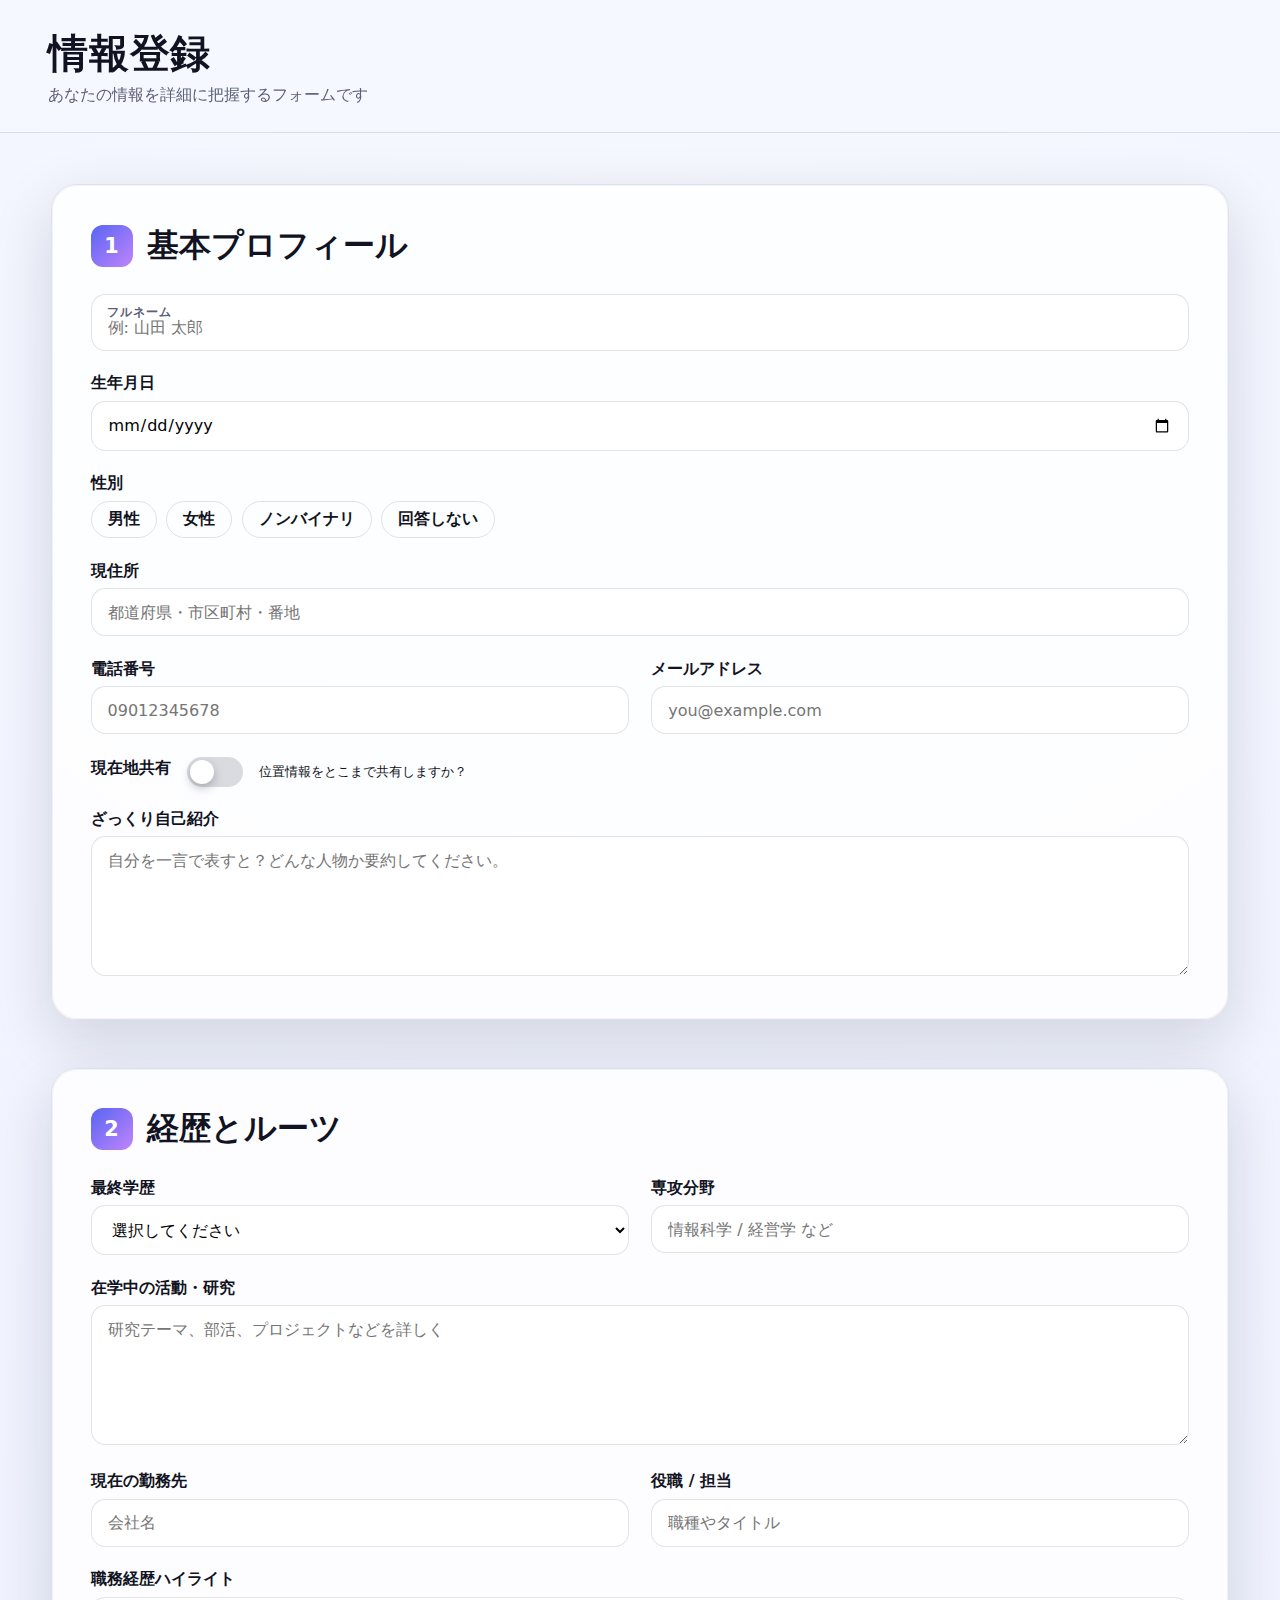
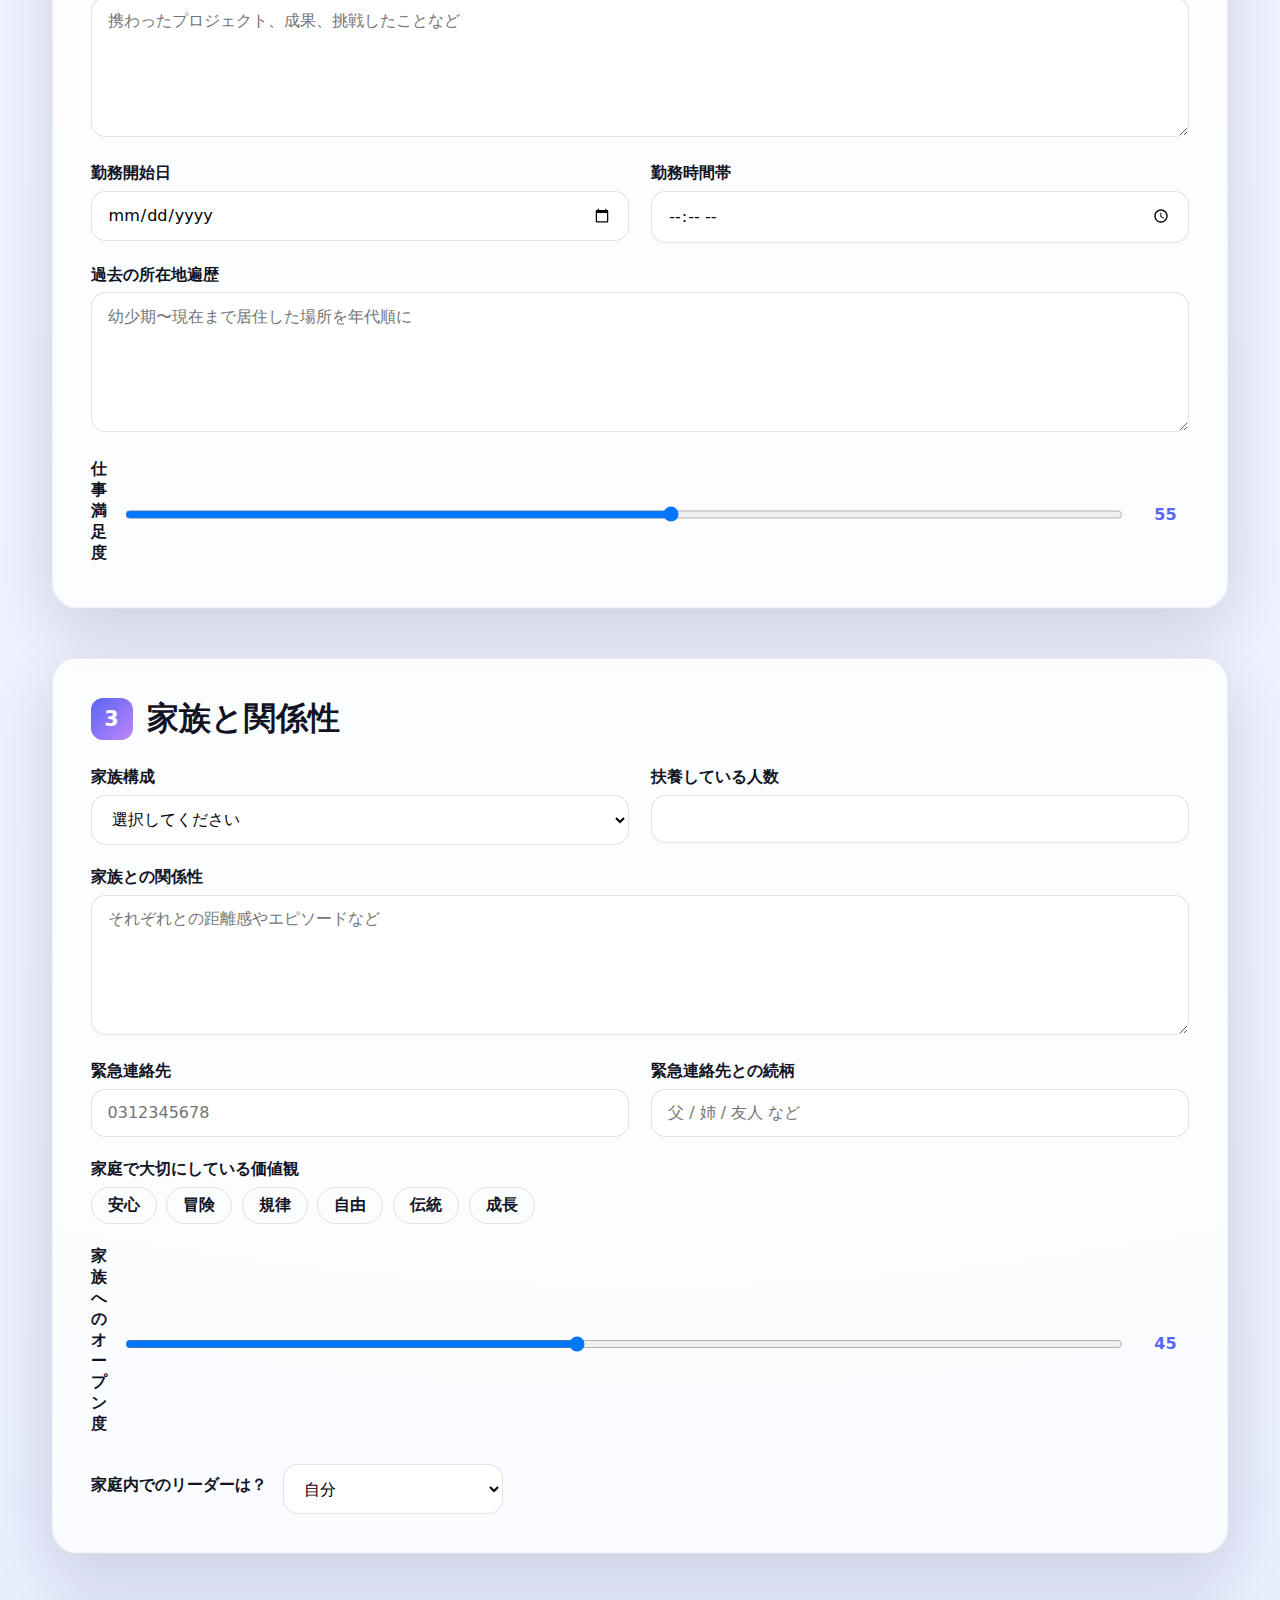
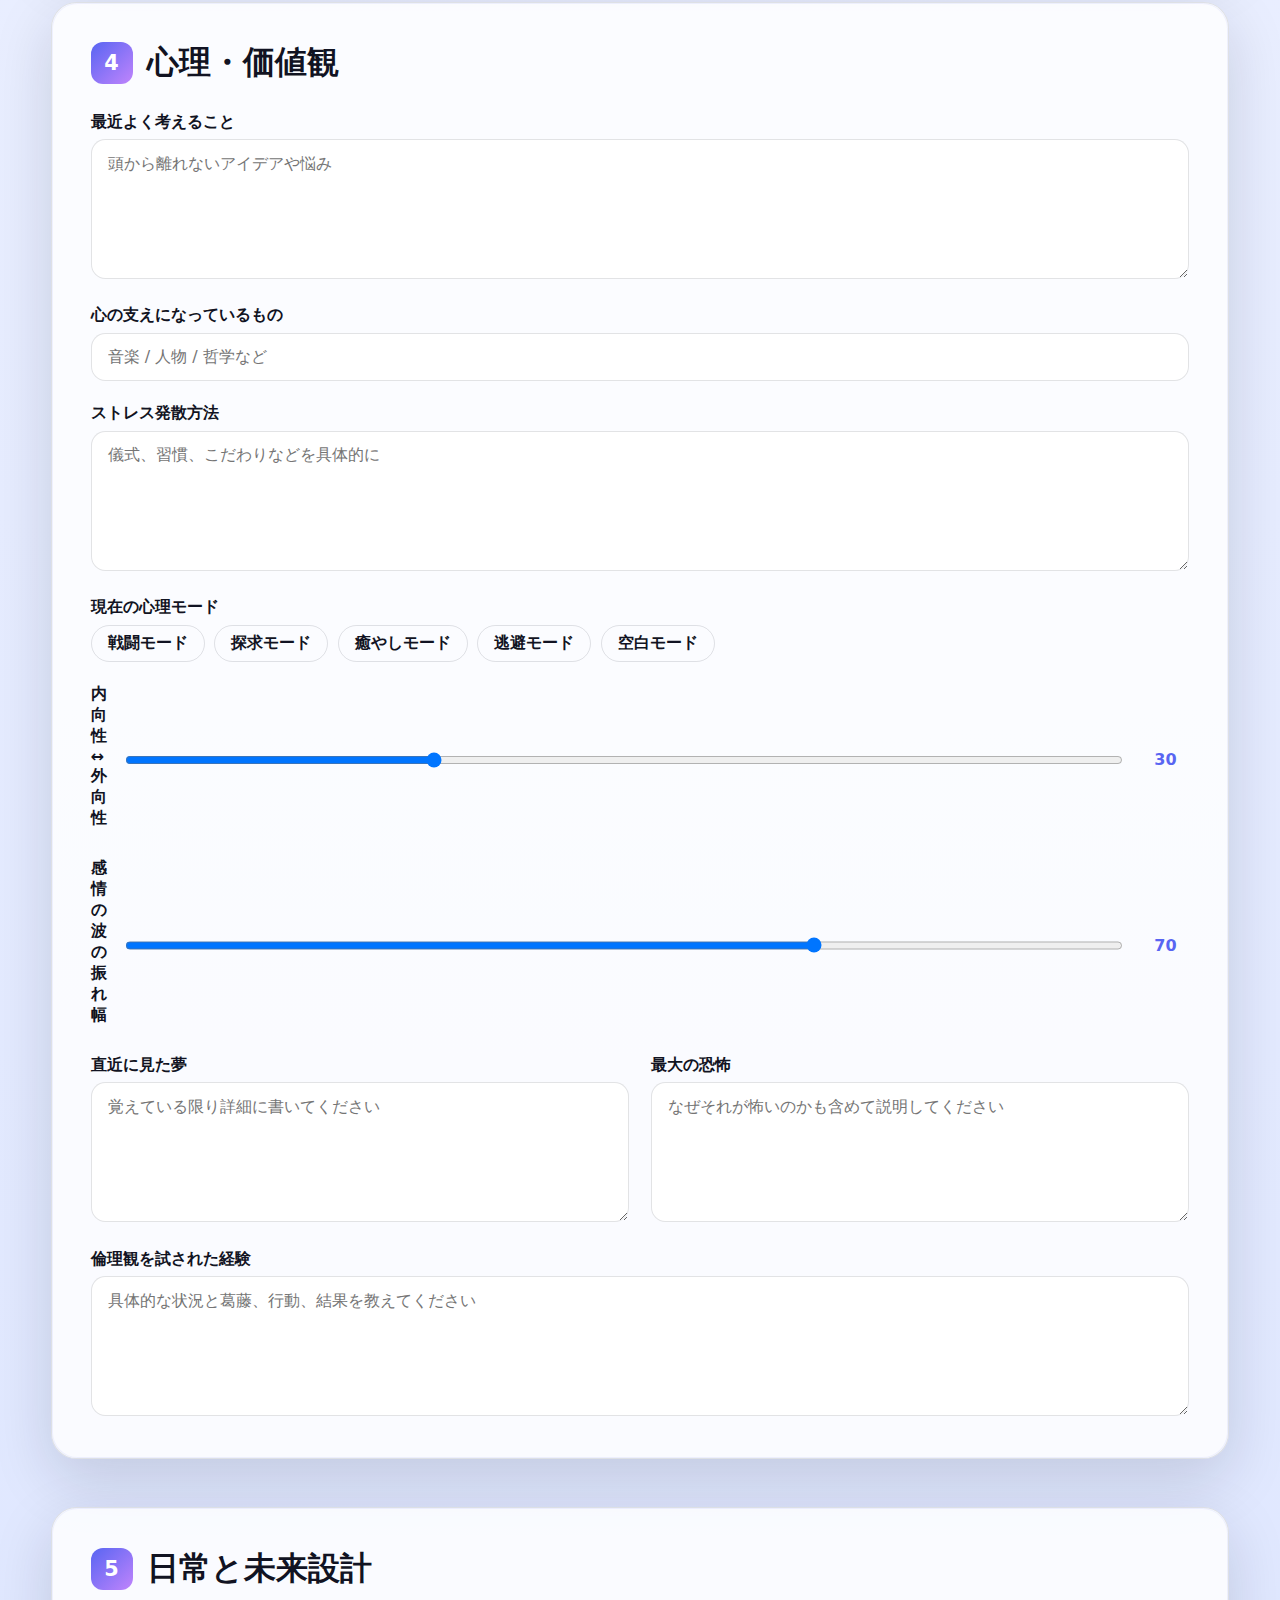
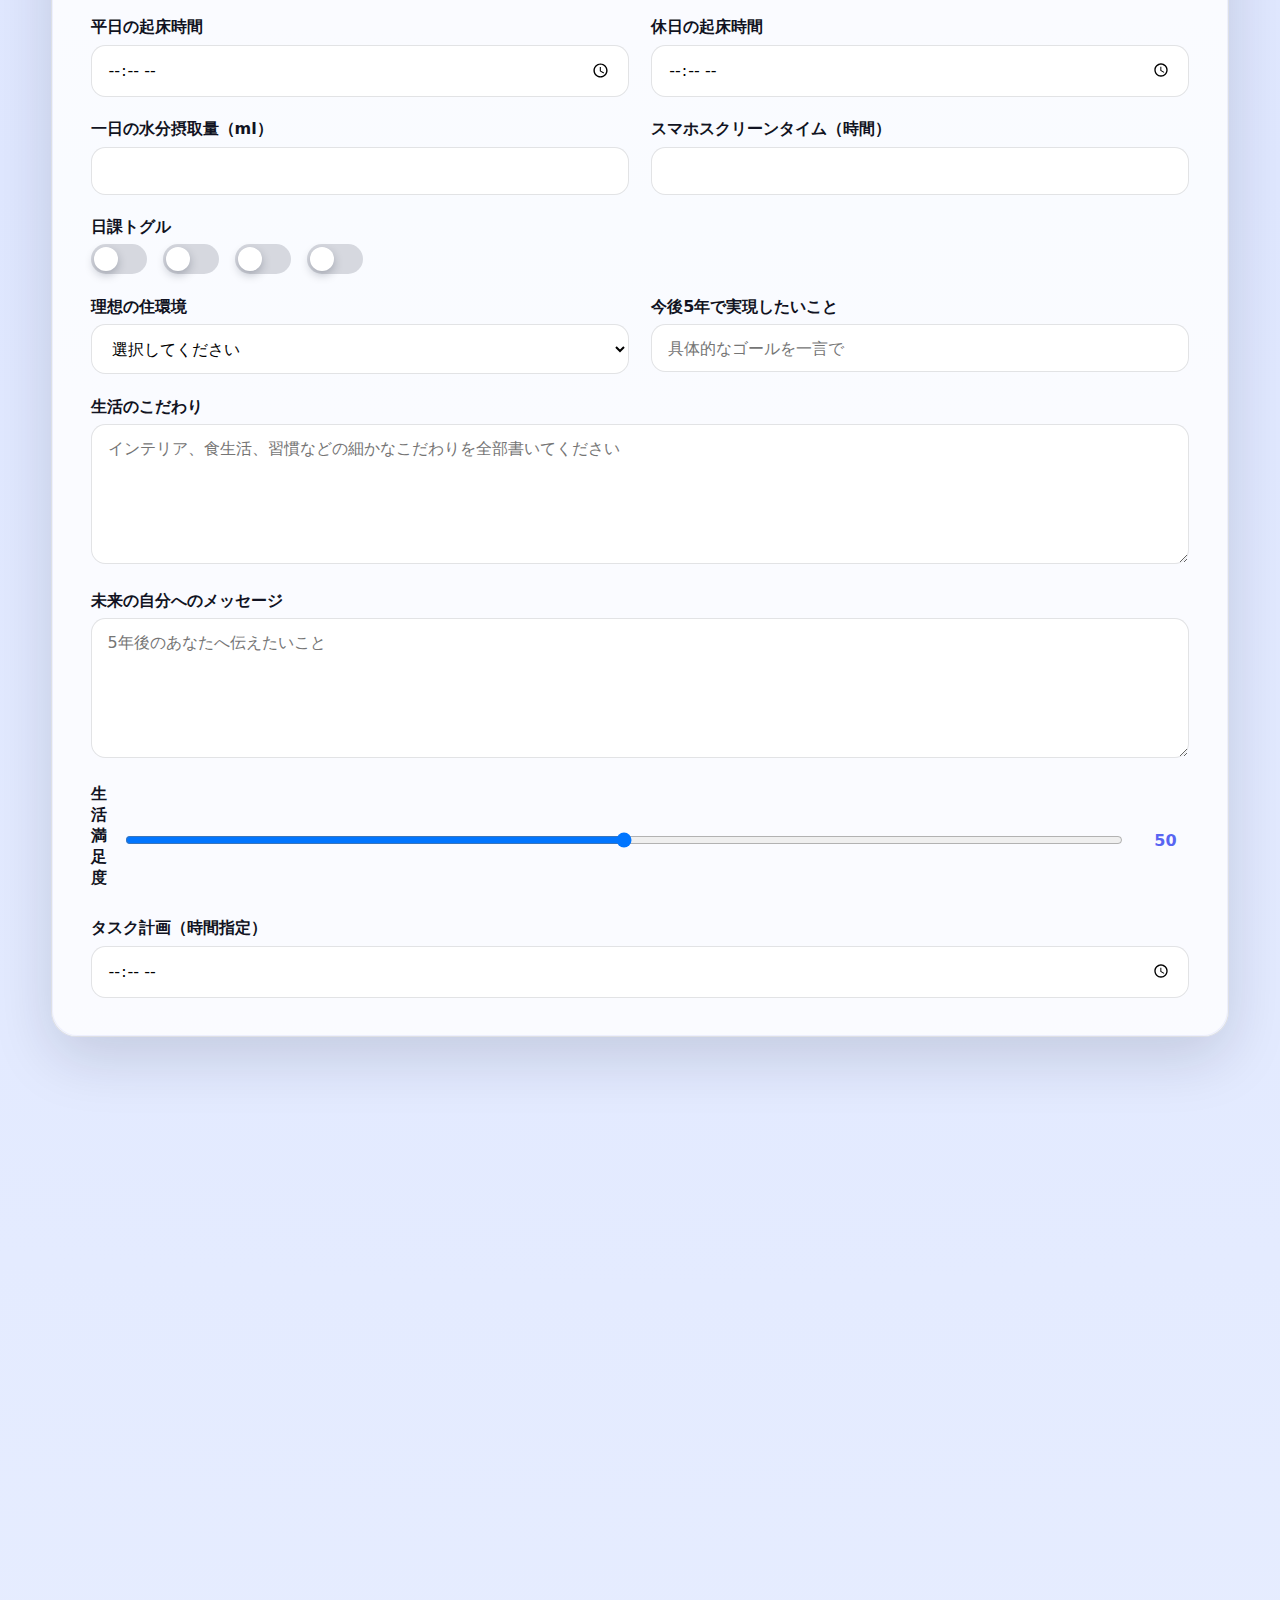
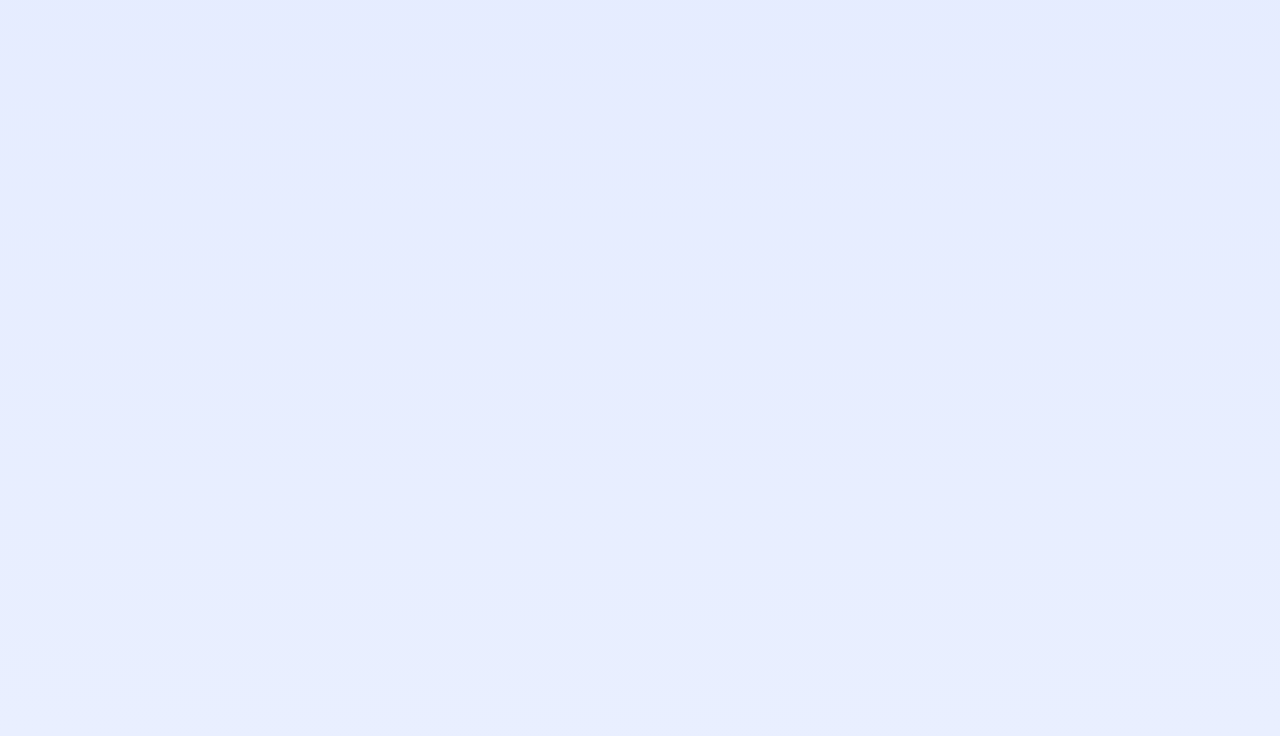
<file: index.html>
<!DOCTYPE html>
<html lang="ja">
  <head>
    <meta charset="UTF-8" />
    <meta name="viewport" content="width=device-width, initial-scale=1" />
    <title>情報登録</title>
    <link rel="stylesheet" href="./styles.css" />
  </head>
  <body>
    <header>
      <h1>情報登録</h1>
      <p>あなたの情報を詳細に把握するフォームです</p>
    </header>
    <main>
      <section id="identity">
        <h2><span>1</span>基本プロフィール</h2>
        <div class="grid">
          <div class="floating-label">
            <span>フルネーム</span>
            <input type="text" placeholder="例: 山田 太郎" />
          </div>
          <div>
            <label>生年月日</label>
            <input type="date" />
          </div>
          <div>
            <label>性別</label>
            <div class="chips">
              <label><input type="radio" name="gender" /><span>男性</span></label>
              <label><input type="radio" name="gender" /><span>女性</span></label>
              <label><input type="radio" name="gender" /><span>ノンバイナリ</span></label>
              <label><input type="radio" name="gender" /><span>回答しない</span></label>
            </div>
          </div>
          <div>
            <label>現住所</label>
            <input type="text" placeholder="都道府県・市区町村・番地" />
          </div>
          <div class="grid two">
            <div>
              <label>電話番号</label>
              <input type="tel" pattern="[0-9]*" inputmode="numeric" placeholder="09012345678" />
            </div>
            <div>
              <label>メールアドレス</label>
              <input type="email" placeholder="you@example.com" />
            </div>
          </div>
          <div class="inline">
            <label>現在地共有</label>
            <div class="toggle" id="locationToggle"></div>
            <small class="muted">位置情報をとこまで共有しますか？</small>
          </div>
          <div>
            <label>ざっくり自己紹介</label>
            <textarea placeholder="自分を一言で表すと？どんな人物か要約してください。"></textarea>
          </div>
        </div>
      </section>

      <section id="history">
        <h2><span>2</span>経歴とルーツ</h2>
        <div class="grid">
          <div class="grid two">
            <div>
              <label>最終学歴</label>
              <select>
                <option>選択してください</option>
                <option>高校卒業</option>
                <option>専門/短大卒</option>
                <option>大学卒</option>
                <option>大学院卒</option>
                <option>その他</option>
              </select>
            </div>
            <div>
              <label>専攻分野</label>
              <input type="text" placeholder="情報科学 / 経営学 など" />
            </div>
          </div>
          <div>
            <label>在学中の活動・研究</label>
            <textarea placeholder="研究テーマ、部活、プロジェクトなどを詳しく"></textarea>
          </div>
          <div class="grid two">
            <div>
              <label>現在の勤務先</label>
              <input type="text" placeholder="会社名" />
            </div>
            <div>
              <label>役職 / 担当</label>
              <input type="text" placeholder="職種やタイトル" />
            </div>
          </div>
          <div>
            <label>職務経歴ハイライト</label>
            <textarea placeholder="携わったプロジェクト、成果、挑戦したことなど"></textarea>
          </div>
          <div class="grid two">
            <div>
              <label>勤務開始日</label>
              <input type="date" />
            </div>
            <div>
              <label>勤務時間帯</label>
              <input type="time" />
            </div>
          </div>
          <div>
            <label>過去の所在地遍歴</label>
            <textarea placeholder="幼少期〜現在まで居住した場所を年代順に"></textarea>
          </div>
          <div class="range-group">
            <label style="flex: 1">仕事満足度</label>
            <input type="range" min="0" max="100" value="55" id="jobRange" />
            <output id="jobRangeValue">55</output>
          </div>
        </div>
      </section>

      <section id="family">
        <h2><span>3</span>家族と関係性</h2>
        <div class="grid">
          <div class="grid two">
            <div>
              <label>家族構成</label>
              <select>
                <option>選択してください</option>
                <option>一人暮らし</option>
                <option>配偶者あり</option>
                <option>子どもあり</option>
                <option>三世代同居</option>
                <option>その他</option>
              </select>
            </div>
            <div>
              <label>扶養している人数</label>
              <input type="number" min="0" max="20" />
            </div>
          </div>
          <div>
            <label>家族との関係性</label>
            <textarea placeholder="それぞれとの距離感やエピソードなど"></textarea>
          </div>
          <div class="grid two">
            <div>
              <label>緊急連絡先</label>
              <input type="tel" pattern="[0-9]*" inputmode="numeric" placeholder="0312345678" />
            </div>
            <div>
              <label>緊急連絡先との続柄</label>
              <input type="text" placeholder="父 / 姉 / 友人 など" />
            </div>
          </div>
          <div>
            <label>家庭で大切にしている価値観</label>
            <div class="chips">
              <label><input type="checkbox" /><span>安心</span></label>
              <label><input type="checkbox" /><span>冒険</span></label>
              <label><input type="checkbox" /><span>規律</span></label>
              <label><input type="checkbox" /><span>自由</span></label>
              <label><input type="checkbox" /><span>伝統</span></label>
              <label><input type="checkbox" /><span>成長</span></label>
            </div>
          </div>
          <div class="range-group">
            <label style="flex: 1">家族へのオープン度</label>
            <input type="range" min="0" max="100" value="45" id="familyRange" />
            <output id="familyRangeValue">45</output>
          </div>
          <div class="inline">
            <label>家庭内でのリーダーは？</label>
            <select style="max-width: 220px">
              <option>自分</option>
              <option>パートナー</option>
              <option>子ども</option>
              <option>ペット</option>
              <option>誰も決めない</option>
            </select>
          </div>
        </div>
      </section>

      <section id="psyche">
        <h2><span>4</span>心理・価値観</h2>
        <div class="grid">
          <div>
            <label>最近よく考えること</label>
            <textarea placeholder="頭から離れないアイデアや悩み"></textarea>
          </div>
          <div>
            <label>心の支えになっているもの</label>
            <input type="text" placeholder="音楽 / 人物 / 哲学など" />
          </div>
          <div>
            <label>ストレス発散方法</label>
            <textarea placeholder="儀式、習慣、こだわりなどを具体的に"></textarea>
          </div>
          <div>
            <label>現在の心理モード</label>
            <div class="chips">
              <label><input type="radio" name="mood" /><span>戦闘モード</span></label>
              <label><input type="radio" name="mood" /><span>探求モード</span></label>
              <label><input type="radio" name="mood" /><span>癒やしモード</span></label>
              <label><input type="radio" name="mood" /><span>逃避モード</span></label>
              <label><input type="radio" name="mood" /><span>空白モード</span></label>
            </div>
          </div>
          <div class="range-group">
            <label style="flex: 1">内向性 ↔ 外向性</label>
            <input type="range" min="0" max="100" value="30" id="introRange" />
            <output id="introRangeValue">30</output>
          </div>
          <div class="range-group">
            <label style="flex: 1">感情の波の振れ幅</label>
            <input type="range" min="0" max="100" value="70" id="emotionRange" />
            <output id="emotionRangeValue">70</output>
          </div>
          <div class="grid two">
            <div>
              <label>直近に見た夢</label>
              <textarea placeholder="覚えている限り詳細に書いてください"></textarea>
            </div>
            <div>
              <label>最大の恐怖</label>
              <textarea placeholder="なぜそれが怖いのかも含めて説明してください"></textarea>
            </div>
          </div>
          <div>
            <label>倫理観を試された経験</label>
            <textarea placeholder="具体的な状況と葛藤、行動、結果を教えてください"></textarea>
          </div>
        </div>
      </section>

      <section id="lifestyle">
        <h2><span>5</span>日常と未来設計</h2>
        <div class="grid">
          <div class="grid two">
            <div>
              <label>平日の起床時間</label>
              <input type="time" />
            </div>
            <div>
              <label>休日の起床時間</label>
              <input type="time" />
            </div>
          </div>
          <div class="grid two">
            <div>
              <label>一日の水分摂取量（ml）</label>
              <input type="number" min="0" max="10000" />
            </div>
            <div>
              <label>スマホスクリーンタイム（時間）</label>
              <input type="number" min="0" max="24" />
            </div>
          </div>
          <div>
            <label>日課トグル</label>
            <div class="inline">
              <div class="toggle" data-toggle-text="朝瞑想"></div>
              <div class="toggle" data-toggle-text="夜ヨガ"></div>
              <div class="toggle" data-toggle-text="SNS断ち"></div>
              <div class="toggle" data-toggle-text="カフェ巡り"></div>
            </div>
          </div>
          <div class="grid two">
            <div>
              <label>理想の住環境</label>
              <select>
                <option>選択してください</option>
                <option>都市の高層マンション</option>
                <option>郊外の戸建て</option>
                <option>海辺のコテージ</option>
                <option>山奥のログハウス</option>
                <option>ノマド生活</option>
              </select>
            </div>
            <div>
              <label>今後5年で実現したいこと</label>
              <input type="text" placeholder="具体的なゴールを一言で" />
            </div>
          </div>
          <div>
            <label>生活のこだわり</label>
            <textarea placeholder="インテリア、食生活、習慣などの細かなこだわりを全部書いてください"></textarea>
          </div>
          <div>
            <label>未来の自分へのメッセージ</label>
            <textarea placeholder="5年後のあなたへ伝えたいこと"></textarea>
          </div>
          <div class="range-group">
            <label style="flex: 1">生活満足度</label>
            <input type="range" min="0" max="100" value="50" id="lifeRange" />
            <output id="lifeRangeValue">50</output>
          </div>
          <div>
            <label>タスク計画（時間指定）</label>
            <input type="time" />
          </div>
        </div>
      </section>
      <div class="huge-spacer"></div>
    </main>
    <script src="./app.js" defer></script>
  </body>
</html>
</file>
<file: styles.css>
:root {
  color-scheme: light dark;
  --base-bg: radial-gradient(circle at top, #f6f8ff, #edf1ff 35%, #dfe7ff 70%, #e9efff);
  --card-bg: rgba(255, 255, 255, 0.82);
  --text: #111322;
  --muted: #5b6078;
  --accent: #5865f2;
  --accent-2: #c084fc;
  --border: rgba(15, 23, 42, 0.12);
  --glass: rgba(255, 255, 255, 0.35);
}
* {
  box-sizing: border-box;
}
body {
  margin: 0;
  font-family: 'Inter', 'Noto Sans JP', system-ui, -apple-system, BlinkMacSystemFont, sans-serif;
  background: var(--base-bg);
  color: var(--text);
  min-height: 100vh;
}
header {
  position: sticky;
  top: 0;
  backdrop-filter: blur(20px);
  background: rgba(246, 248, 255, 0.85);
  padding: 1.6rem clamp(1.5rem, 5vw, 3rem);
  border-bottom: 1px solid var(--border);
  z-index: 20;
}
header h1 {
  margin: 0 0 0.3rem;
  font-size: clamp(1.6rem, 4vw, 2.5rem);
  letter-spacing: 0.02em;
}
header p {
  margin: 0;
  color: var(--muted);
}
main {
  padding: clamp(1.5rem, 4vw, 3.5rem);
  display: flex;
  flex-direction: column;
  gap: 3rem;
}
section {
  background: var(--card-bg);
  border-radius: 1.6rem;
  padding: clamp(1.5rem, 3vw, 2.75rem);
  border: 1px solid var(--border);
  box-shadow: 0 20px 60px rgba(15, 23, 42, 0.15);
  position: relative;
  overflow: hidden;
}
section::after {
  content: '';
  position: absolute;
  inset: 0;
  border-radius: 1.6rem;
  pointer-events: none;
  box-shadow: inset 0 0 0 1px rgba(88, 101, 242, 0.08);
}
section h2 {
  margin-top: 0;
  font-size: clamp(1.3rem, 3vw, 2rem);
  display: flex;
  align-items: center;
  gap: 0.9rem;
}
section h2 span {
  width: 42px;
  height: 42px;
  border-radius: 12px;
  background: linear-gradient(135deg, var(--accent), var(--accent-2));
  color: #fff;
  display: grid;
  place-items: center;
  font-weight: 600;
  font-size: 1.3rem;
}
.grid {
  display: grid;
  gap: 1.4rem;
}
.grid.two {
  grid-template-columns: repeat(auto-fit, minmax(220px, 1fr));
}
label {
  display: block;
  font-weight: 600;
  margin-bottom: 0.4rem;
}
input,
textarea,
select {
  width: 100%;
  border-radius: 0.9rem;
  border: 1px solid var(--border);
  padding: 0.85rem 1rem;
  font-size: 1rem;
  font-family: inherit;
  background: rgba(255, 255, 255, 0.9);
  transition: border 0.2s, box-shadow 0.2s;
}
input:focus,
textarea:focus,
select:focus {
  outline: none;
  border-color: var(--accent);
  box-shadow: 0 0 0 3px rgba(88, 101, 242, 0.15);
}
textarea {
  min-height: 140px;
  resize: vertical;
}
.inline {
  display: flex;
  gap: 1rem;
  align-items: center;
  flex-wrap: wrap;
}
.pill {
  display: inline-flex;
  align-items: center;
  gap: 0.5rem;
  padding: 0.4rem 0.8rem;
  border-radius: 999px;
  border: 1px solid var(--border);
  font-size: 0.9rem;
}
.toggle {
  width: 56px;
  height: 30px;
  border-radius: 30px;
  background: rgba(15, 23, 42, 0.15);
  position: relative;
  cursor: pointer;
  transition: background 0.2s;
}
.toggle::after {
  content: '';
  position: absolute;
  top: 3px;
  left: 3px;
  width: 24px;
  height: 24px;
  border-radius: 50%;
  background: #fff;
  box-shadow: 0 4px 10px rgba(15, 23, 42, 0.25);
  transition: transform 0.25s;
}
.toggle.active {
  background: linear-gradient(135deg, var(--accent), var(--accent-2));
}
.toggle.active::after {
  transform: translateX(26px);
}
.range-group {
  display: flex;
  align-items: center;
  gap: 1rem;
}
.range-group output {
  min-width: 48px;
  text-align: center;
  font-weight: 700;
  color: var(--accent);
}
.floating-label {
  position: relative;
}
.floating-label input {
  padding-top: 1.4rem;
}
.floating-label span {
  position: absolute;
  left: 1rem;
  top: 0.6rem;
  font-size: 0.78rem;
  letter-spacing: 0.08em;
  color: var(--muted);
  text-transform: uppercase;
  font-weight: 700;
}
.chips {
  display: flex;
  gap: 0.6rem;
  flex-wrap: wrap;
}
.chips label {
  margin: 0;
  padding: 0.45rem 1rem;
  border-radius: 999px;
  border: 1px solid var(--border);
  cursor: pointer;
  transition: border 0.2s, background 0.2s;
}
.chips input {
  display: none;
}
.chips input:checked + span {
  border-color: var(--accent);
  background: rgba(88, 101, 242, 0.15);
}
.huge-spacer {
  height: 1200px;
  pointer-events: none;
}
</file>
